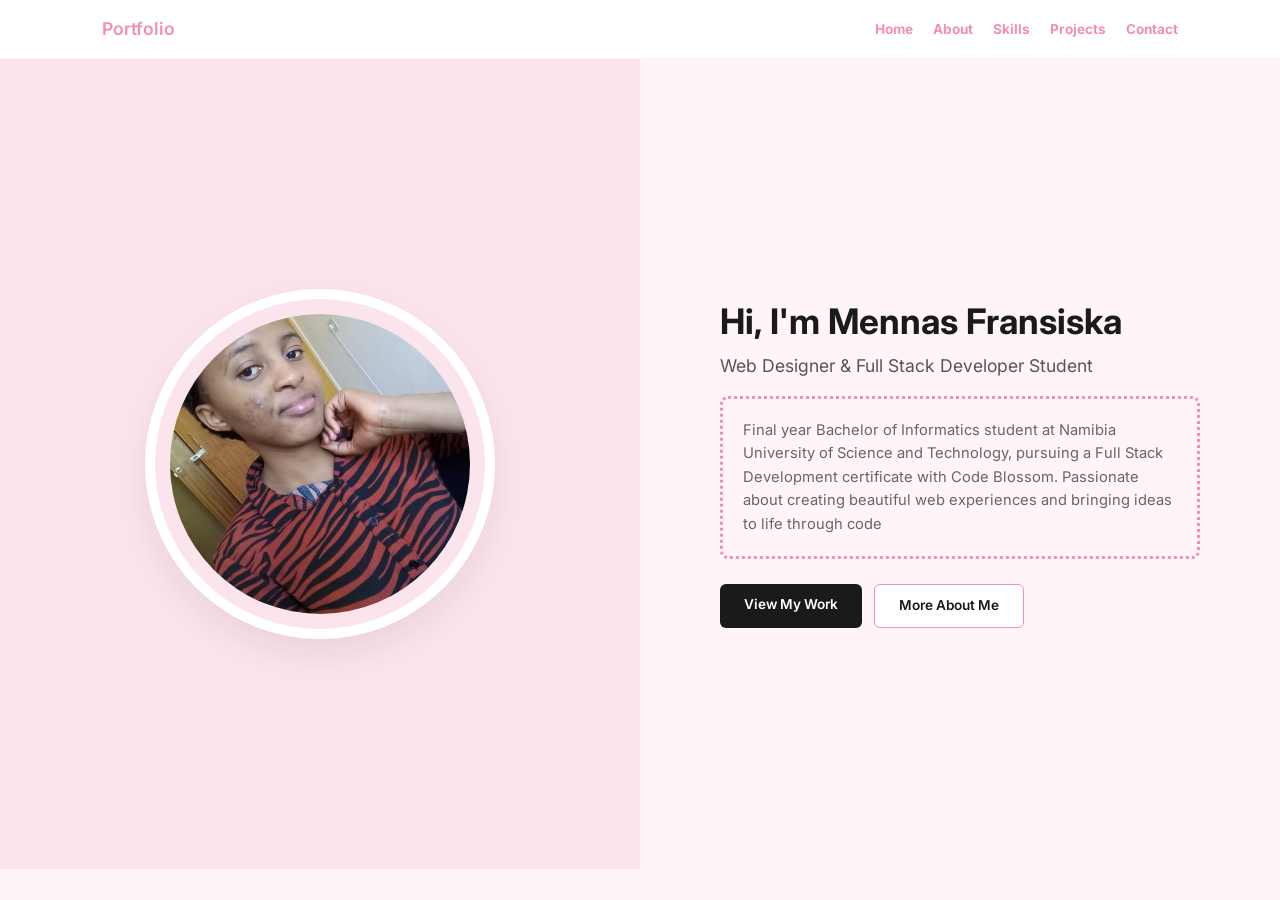
<file: index.html>
<!DOCTYPE html>
<html lang="en">
<head>
    <meta charset="UTF-8">
    <meta name="viewport" content="width=device-width, initial-scale=1.0">
    <title>Mennas Fransiska | Portfolio</title>
    <link href="https://fonts.googleapis.com/css2?family=Inter:wght@300;400;600&display=swap" rel="stylesheet">
    <link rel="stylesheet" href="style.css">
</head>
<body>

    <nav>
        <div class="logo">Portfolio</div>
        <ul>
            <li><a href="index.html" style="font-weight: bold; color: #f48fb1;">Home</a></li>
            <li><a href="about.html" style="font-weight: bold; color: #f48fb1;">About</a></li>
            <li><a href="skills.html" style="font-weight: bold; color: #f48fb1;">Skills</a></li>
            <li><a href="projects.html" style="font-weight: bold; color: #f48fb1;">Projects</a></li>
            <li><a href="contact.html" style="font-weight: bold; color: #f48fb1;">Contact</a></li>
        </ul>
    </nav>

    <header class="hero-split">
        <div class="hero-left">
            <div class="image-container">
                <img src="homephoto.jpg" alt="Mennas Fransiska" class="profile-circle">
            </div>
        </div>
        <div class="hero-right">
            <div class="hero-content">
                <h1>Hi, I'm Mennas Fransiska</h1>
                <h2>Web Designer & Full Stack Developer Student</h2>
                <p class="description dotted-spec">
                    Final year Bachelor of Informatics student at Namibia University of Science and Technology, pursuing a Full Stack Development certificate with Code Blossom. Passionate about creating beautiful web experiences and bringing ideas to life through code
                </p>
                <div class="hero-btns">
                    <a href="projects.html" class="btn btn-dark">View My Work</a>
                    <a href="about.html" class="btn btn-white">More About Me</a>
                </div>
            </div>
        </div>
    </header>

</body>
</html>
</file>
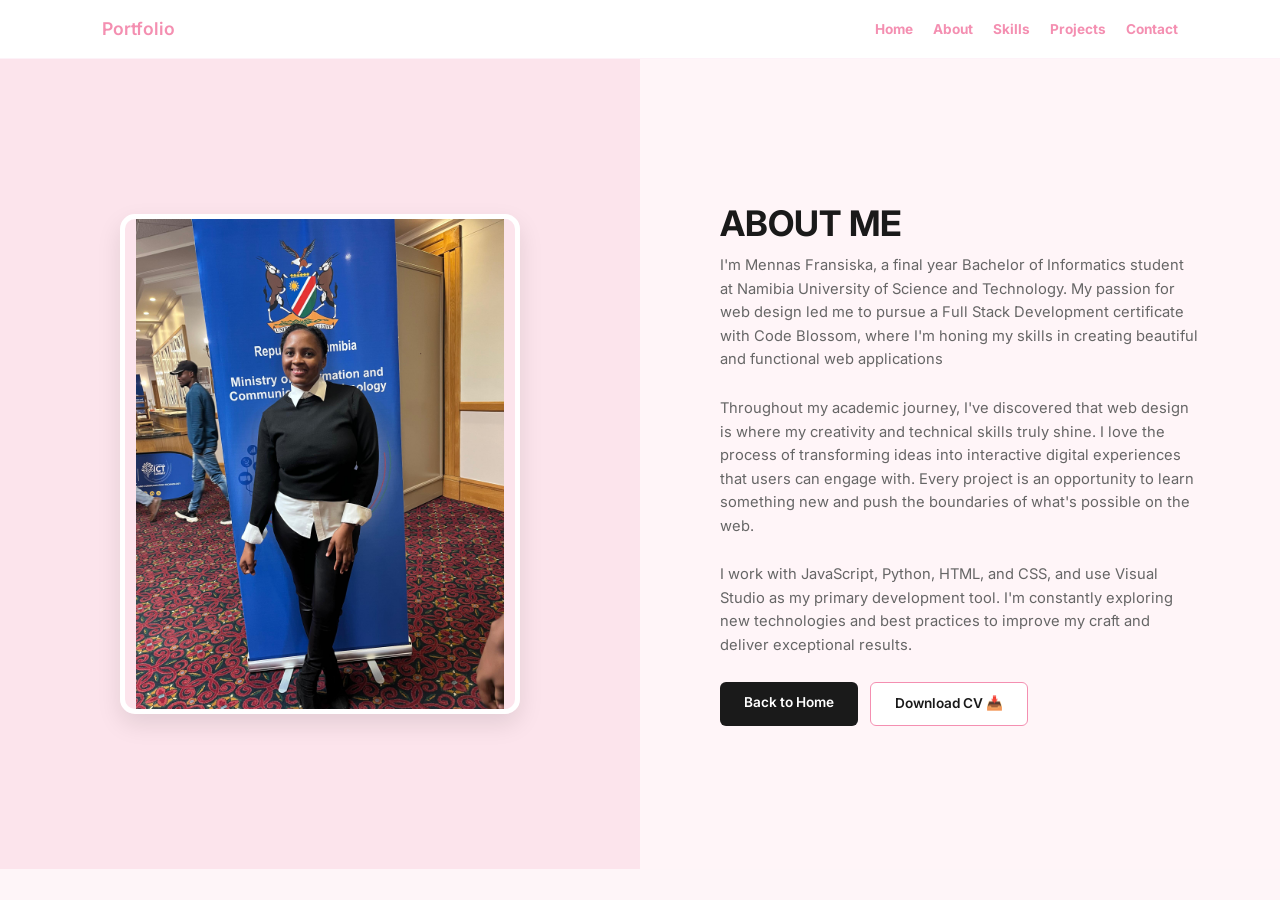
<file: about.html>
<!DOCTYPE html>
<html lang="en">
<head>
    <meta charset="UTF-8">
    <meta name="viewport" content="width=device-width, initial-scale=1.0">
    <title>About | Mennas Fransiska</title>
    <link href="https://fonts.googleapis.com/css2?family=Inter:wght@300;400;600&display=swap" rel="stylesheet">
    <link rel="stylesheet" href="style.css">
</head>
<body>

    <nav>
        <div class="logo">Portfolio</div>
        <ul>
            <li><a href="index.html" style="font-weight: bold; color: #f48fb1;">Home</a></li>
            <li><a href="about.html" style="font-weight: bold; color: #f48fb1;">About</a></li>
            <li><a href="skills.html" style="font-weight: bold; color: #f48fb1;">Skills</a></li>
            <li><a href="projects.html" style="font-weight: bold; color: #f48fb1;">Projects</a></li>
            <li><a href="contact.html" style="font-weight: bold; color: #f48fb1;">Contact</a></li>
        </ul>
    </nav>

    <section class="hero-split">
        <div class="hero-left">
    <div class="image-container">
        <img src="aboutphoto.jpg" alt="About Mennas" class="full-picture">
    </div>
</div>
        <div class="hero-right">
            <div class="hero-content">
                <h1>ABOUT ME</h1>
                <p class="description">
                    I'm Mennas Fransiska, a final year Bachelor of Informatics student at Namibia University of Science 
                     and Technology. My passion for web design led me to pursue a Full Stack Development certificate with Code Blossom,
                     where I'm honing my skills in creating beautiful and functional web applications
                </p>
                <p class="description">
                    Throughout my academic journey, I've discovered that web design is where my creativity and technical skills truly shine. I love the process of transforming ideas into interactive digital experiences that users can engage with. Every project is an opportunity to learn something new and push the boundaries of what's possible on the web.
                </p>
                <p class="description">
                    I work with JavaScript, Python, HTML, and CSS, and use Visual Studio as my primary development tool. I'm constantly exploring new technologies and best practices to improve my craft and deliver exceptional results.
                </p>
                <div class="hero-btns">
    <a href="index.html" class="btn btn-dark">Back to Home</a>
    
    <a href="Mennas_Fransiska_CV.pdf" download class="btn btn-white">
        Download CV 📥
    </a>
</div>
            </div>
        </div>
    </header>

</body>
</html>
</file>
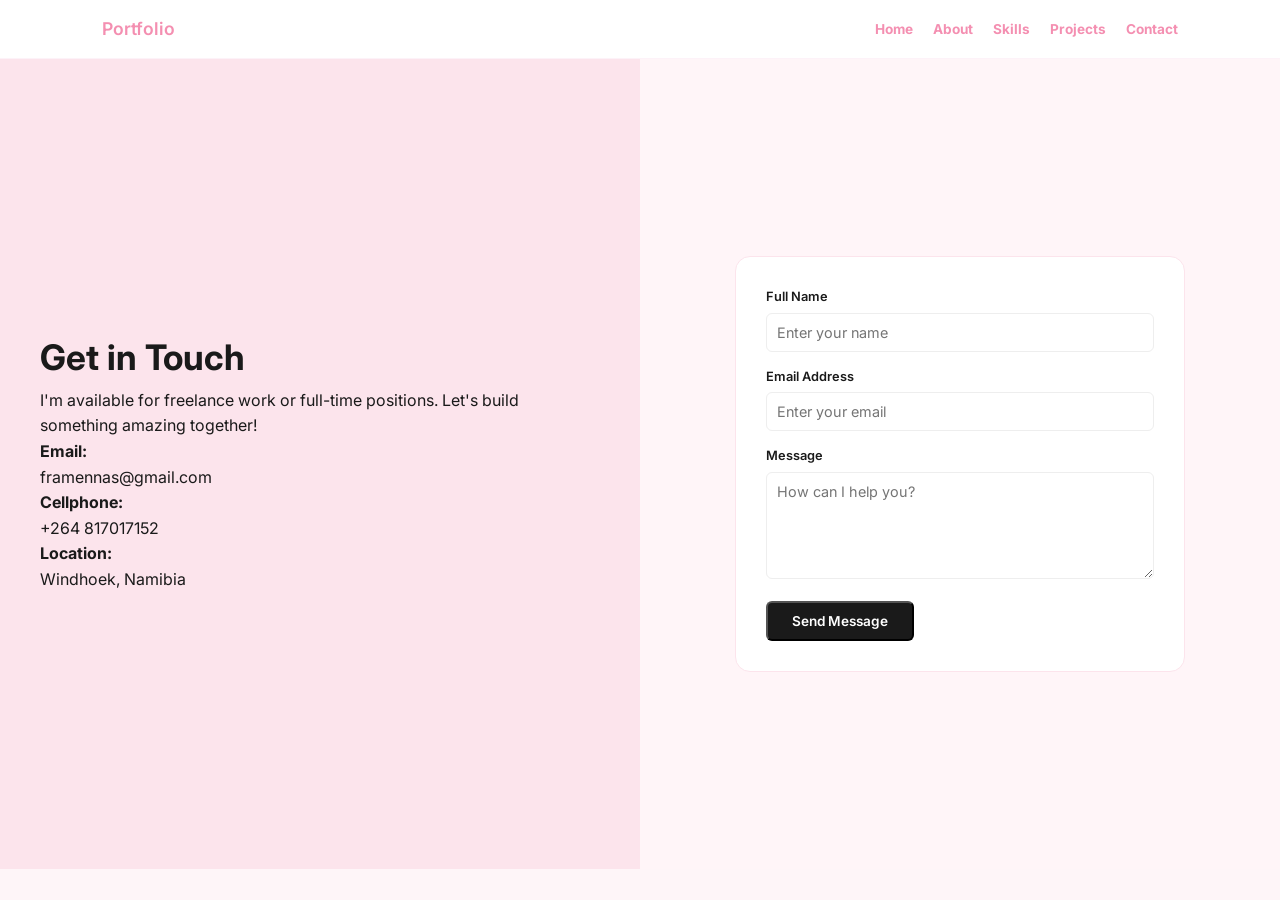
<file: contact.html>
<!DOCTYPE html>
<html lang="en">
<head>
    <meta charset="UTF-8">
    <meta name="viewport" content="width=device-width, initial-scale=1.0">
    <title>Contact | Mennas Fransiska</title>
    <link href="https://fonts.googleapis.com/css2?family=Inter:wght@300;400;600&display=swap" rel="stylesheet">
    <link rel="stylesheet" href="style.css">
</head>
<body>

    <nav>
        <div class="logo">Portfolio</div>
        <ul>
            <li><a href="index.html" style="font-weight: bold; color: #f48fb1;">Home</a></li>
            <li><a href="about.html" style="font-weight: bold; color: #f48fb1;">About</a></li>
            <li><a href="skills.html" style="font-weight: bold; color: #f48fb1;">Skills</a></li>
            <li><a href="projects.html" style="font-weight: bold; color: #f48fb1;">Projects</a></li>
            <li><a href="contact.html" style="font-weight: bold; color: #f48fb1;">Contact</a></li>
        </ul>
    </nav>
    <header class="hero-split">
        <div class="hero-left">
            <div class="contact-info">
                <h1>Get in Touch</h1>
                <p>I'm available for freelance work or full-time positions. Let's build something amazing together!</p>
                
                <div class="contact-details">
                    <div class="detail-item">
                        <strong>Email:</strong>
                        <p>framennas@gmail.com</p>
                    </div>
                    <div class="detail-item">
                        <strong>Cellphone:</strong>
                        <p>+264 817017152</p> </div>
                    <div class="detail-item">
                        <strong>Location:</strong>
                        <p>Windhoek, Namibia</p>
                    </div>
                </div>
            </div>
        </div>

        <div class="hero-right">
            <form action="https://formspree.io/f/xwvnqdop" method="POST" class="contact-form">
                <div class="form-group">
                    <label>Full Name</label>
                    <input type="text" name="name" placeholder="Enter your name" required>
                </div>

                <div class="form-group">
                    <label>Email Address</label>
                    <input type="email" name="_replyto" placeholder="Enter your email" required>
                </div>

                <div class="form-group">
                    <label>Message</label>
                    <textarea name="message" rows="5" placeholder="How can I help you?" required></textarea>
                </div>

                <button type="submit" class="btn btn-dark w-100">Send Message</button>
            </form>
        </div>
    </header>

</body>
</html>
</file>
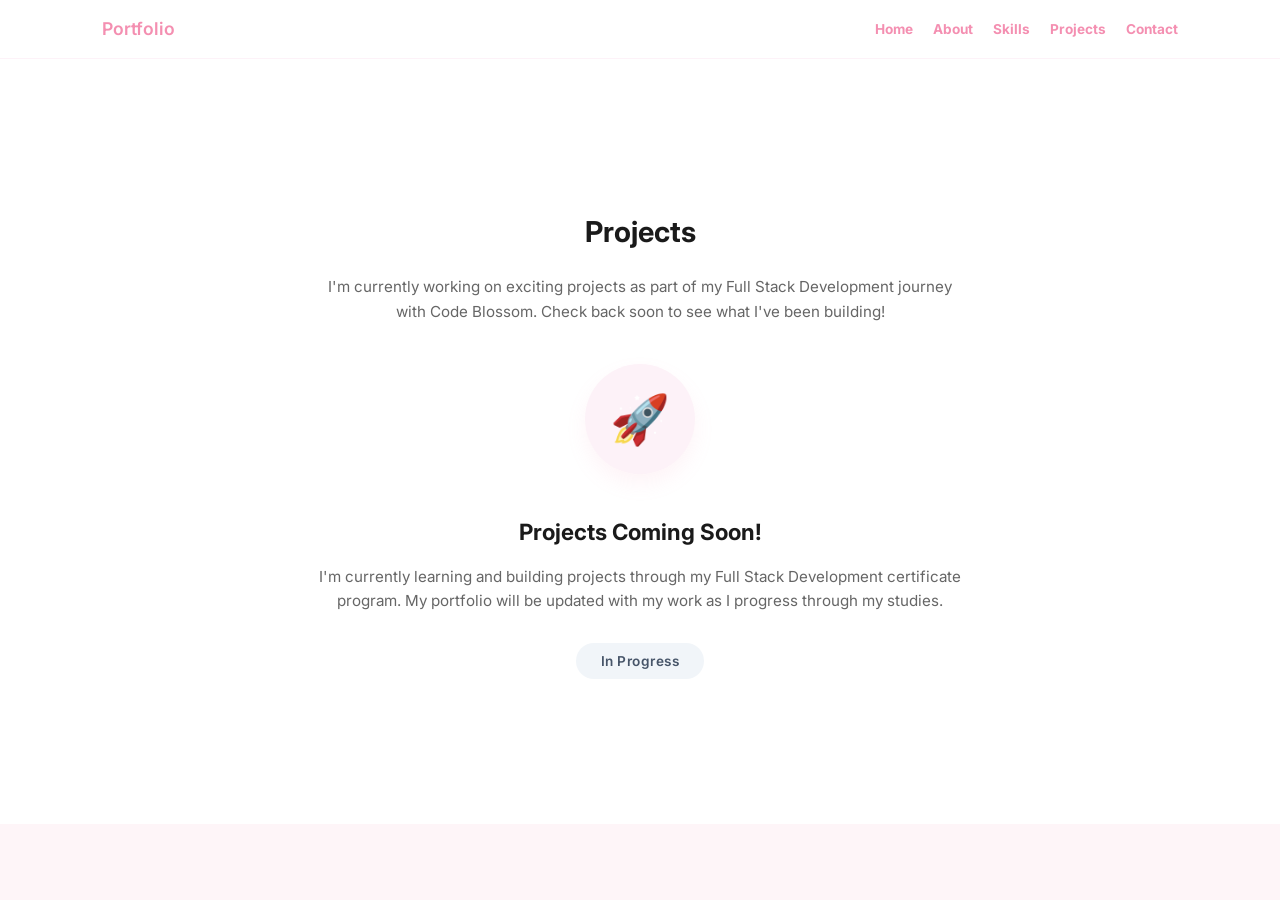
<file: projects.html>
<!DOCTYPE html>
<html lang="en">
<head>
    <meta charset="UTF-8">
    <meta name="viewport" content="width=device-width, initial-scale=1.0">
    <title>Projects | Mennas Fransiska</title>
    <link href="https://fonts.googleapis.com/css2?family=Inter:wght@300;400;600&display=swap" rel="stylesheet">
    <link rel="stylesheet" href="style.css">
</head>
<body>

    <nav>
        <div class="logo">Portfolio</div>
        <ul>
            <li><a href="index.html" style="font-weight: bold; color: #f48fb1;">Home</a></li>
            <li><a href="about.html" style="font-weight: bold; color: #f48fb1;">About</a></li>
            <li><a href="skills.html" style="font-weight: bold; color: #f48fb1;">Skills</a></li>
            <li><a href="projects.html" style="font-weight: bold; color: #f48fb1;">Projects</a></li>
            <li><a href="contact.html" style="font-weight: bold; color: #f48fb1;">Contact</a></li>
        </ul>
    </nav>

    <main class="projects-container">
        <section class="projects-placeholder">
            <div class="placeholder-content">
                <h2>Projects</h2>
                <p class="top-description">
                    I'm currently working on exciting projects as part of my Full Stack Development journey with Code Blossom. 
                    Check back soon to see what I've been building!
                </p>
                
                <div class="rocket-circle">
                    <span class="rocket-emoji">🚀</span>
                </div>

                <h3>Projects Coming Soon!</h3>
                <p class="bottom-description">
                    I'm currently learning and building projects through my Full Stack Development certificate program. 
                    My portfolio will be updated with my work as I progress through my studies.
                </p>
                
                <div class="status-container">
                    <span class="status-badge">In Progress</span>
                </div>
            </div>
        </section>
    </main>

</body>
</html>
</file>
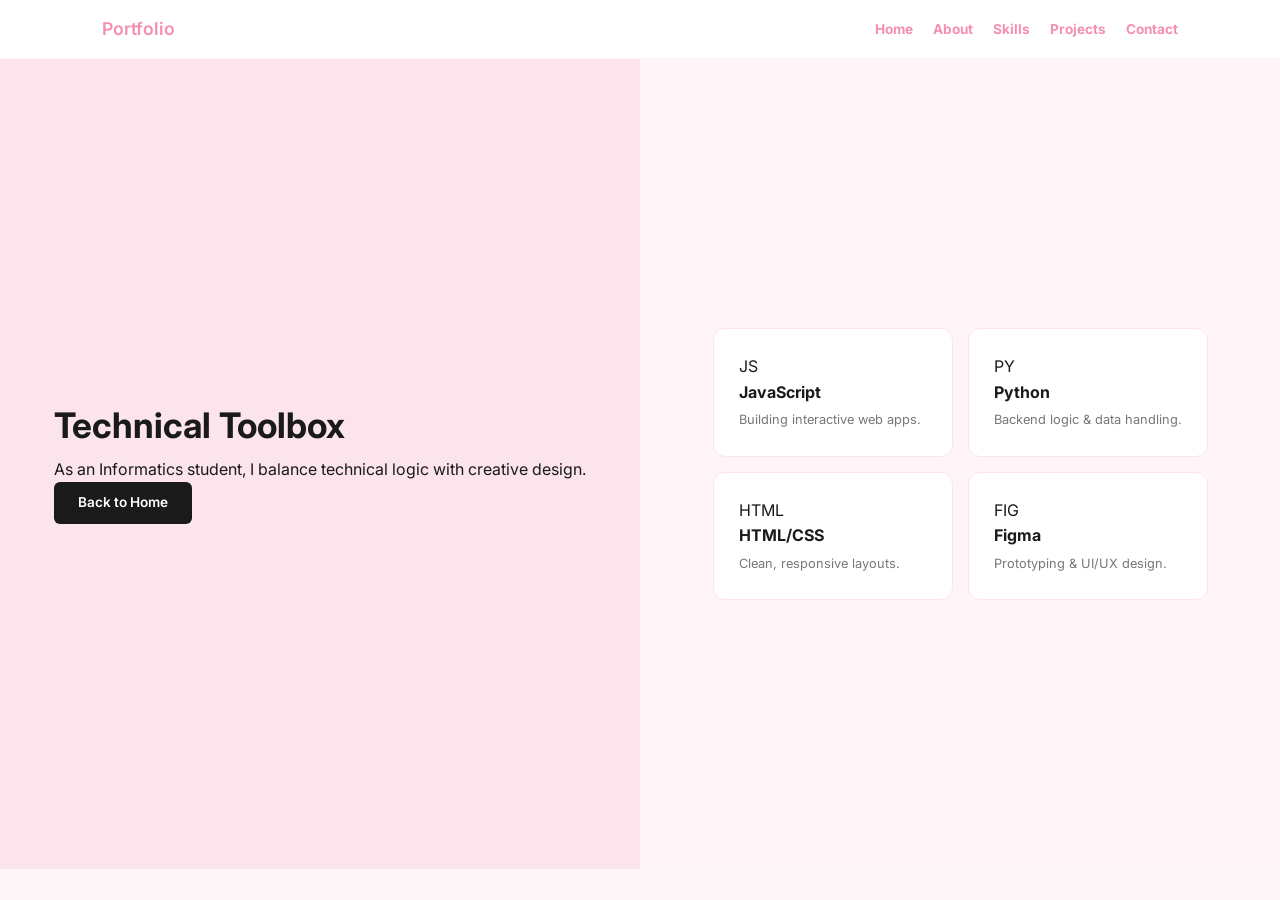
<file: skills.html>
<!DOCTYPE html>
<html lang="en">
<head>
    <meta charset="UTF-8">
    <meta name="viewport" content="width=device-width, initial-scale=1.0">
    <title>Skills | Mennas Fransiska</title>
    <link href="https://fonts.googleapis.com/css2?family=Inter:wght@300;400;600&display=swap" rel="stylesheet">
    <link rel="stylesheet" href="style.css">
</head>
<body>

   <nav>
        <div class="logo">Portfolio</div>
        <ul>
            <li><a href="index.html" style="font-weight: bold; color: #f48fb1;">Home</a></li>
            <li><a href="about.html" style="font-weight: bold; color: #f48fb1;">About</a></li>
            <li><a href="skills.html" style="font-weight: bold; color: #f48fb1;">Skills</a></li>
            <li><a href="projects.html" style="font-weight: bold; color: #f48fb1;">Projects</a></li>
            <li><a href="contact.html" style="font-weight: bold; color: #f48fb1;">Contact</a></li>
        </ul>
    </nav>

    <header class="hero-split">
        <div class="hero-left">
            <div class="skills-intro">
                <h1>Technical Toolbox</h1>
                <p>As an Informatics student, I balance technical logic with creative design.</p>
                <div class="hero-btns">
                    <a href="index.html" class="btn btn-dark">Back to Home</a>
                </div>
            </div>
        </div>
        <div class="hero-right">
            <div class="skills-grid">
                <div class="skill-card">
                    <div class="skill-icon">JS</div>
                    <h3>JavaScript</h3>
                    <p>Building interactive web apps.</p>
                </div>
                <div class="skill-card">
                    <div class="skill-icon">PY</div>
                    <h3>Python</h3>
                    <p>Backend logic & data handling.</p>
                </div>
                <div class="skill-card">
                    <div class="skill-icon">HTML</div>
                    <h3>HTML/CSS</h3>
                    <p>Clean, responsive layouts.</p>
                </div>
                <div class="skill-card">
                    <div class="skill-icon">FIG</div>
                    <h3>Figma</h3>
                    <p>Prototyping & UI/UX design.</p>
                </div>
            </div>
        </div>
    </header>

</body>
</html>
</file>
<file: style.css>
/* --- 1. GENERAL SETUP --- */
* {
    margin: 0;
    padding: 0;
    box-sizing: border-box;
    font-family: 'Inter', sans-serif;
}

html {
    scroll-behavior: smooth;
}

body {
    background-color: #fef5f8;
    color: #1a1a1a;
    line-height: 1.6;
}

/* --- 2. NAVIGATION --- */
nav {
    display: flex;
    justify-content: space-between;
    padding: 15px 8%;
    background: #fff;
    align-items: center;
    position: sticky;
    top: 0;
    z-index: 1000;
    border-bottom: 1px solid #fdf2f8;
}

.logo {
    font-weight: 600;
    font-size: 1.1rem;
    color: #f48fb1;
}

nav ul {
    display: flex;
    list-style: none;
    gap: 20px;
}

nav ul li a {
    text-decoration: none;
    color: #444;
    font-weight: 500;
    font-size: 0.85rem; /* Smaller font for elegance */
    transition: 0.3s;
}

nav ul li a:hover {
    color: #f48fb1;
}

/* --- 3. HERO SPLIT LAYOUT --- */
.hero-split {
    display: grid;
    grid-template-columns: 1fr 1fr;
    min-height: 90vh;
}

/* Left Side - Soft Pink */
.hero-left {
    background-color: #fce4ec; 
    display: flex;
    justify-content: center;
    align-items: center;
    padding: 40px;
}

/* Right Side - Light Pink */
.hero-right {
    background-color: #fff5f8;
    display: flex;
    justify-content: center;
    align-items: center;
    padding: 40px 10%;
}

/* --- 4. IMAGES --- */
.image-container {
    width: 350px; /* Reduced from 400px */
    height: 350px;
}

.profile-circle {
    width: 100%;
    height: 100%;
    border-radius: 50%;
    object-fit: cover;
    border: 10px solid white;
    box-shadow: 0 15px 35px rgba(0,0,0,0.08);
    margin: 25px;
    padding: 15px;
}

.about-image img {
    width: 100%;
    max-width: 400px;
    border-radius: 15px;
    box-shadow: 0 10px 30px rgba(0,0,0,0.05);
}

/* --- 5. TYPOGRAPHY (SCALED DOWN) --- */
.hero-content h1, .about-text h3, .projects-intro h1, .skills-intro h1, .contact-info h1 {
    font-size: 2.2rem; /* Reduced for a cleaner look */
    margin-bottom: 10px;
    color: #1a1a1a;
    line-height: 1.2;
}

.hero-content h2 {
    font-size: 1.1rem;
    font-weight: 400;
    color: #555;
    margin-bottom: 15px;
}

.description, .about-text p {
    font-size: 0.92rem;
    color: #666;
    line-height: 1.6;
    margin-bottom: 25px;
    max-width: 480px;
}

.dotted-spec {
    border: 3px dotted #f48fb1;
    padding: 20px;
    border-radius: 8px;
}

/* --- 6. BUTTONS --- */
.hero-btns {
    display: flex;
    gap: 12px;
}

.btn {
    padding: 10px 24px;
    text-decoration: none;
    border-radius: 6px;
    font-weight: 600;
    font-size: 0.85rem;
    transition: 0.3s ease;
    display: inline-block;
}

.btn-dark {
    background: #1a1a1a;
    color: #fff;
}

.btn-white {
    background: #fff;
    color: #1a1a1a;
    border: 1px solid #e2e8f0;
}

.btn:hover {
    transform: translateY(-2px);
    box-shadow: 0 5px 15px rgba(0,0,0,0.1);
}

/* --- 7. SKILLS & PROJECTS CARDS --- */
.skills-grid {
    display: grid;
    grid-template-columns: 1fr 1fr;
    gap: 15px;
}

.skill-card, .project-card {
    background: white;
    padding: 25px;
    border-radius: 12px;
    border: 1px solid #fce4ec;
    transition: 0.3s;
}

.skill-card h3, .project-card h3 {
    font-size: 1rem;
    margin-bottom: 5px;
}

.skill-card p, .project-card p {
    font-size: 0.8rem;
    color: #777;
}

/* --- 8. CONTACT FORM --- */
.contact-form {
    background: white;
    padding: 30px;
    border-radius: 15px;
    width: 100%;
    max-width: 450px;
    border: 1px solid #fce4ec;
}

.form-group {
    margin-bottom: 15px;
}

.form-group label {
    font-size: 0.8rem;
    font-weight: 600;
    margin-bottom: 5px;
    display: block;
}

.form-group input, .form-group textarea {
    width: 100%;
    padding: 10px;
    border: 1px solid #eee;
    border-radius: 6px;
    font-size: 0.9rem;
}

/* --- 9. MOBILE RESPONSIVENESS --- */
@media (max-width: 900px) {
    .hero-split {
        grid-template-columns: 1fr;
    }
    
    .hero-left, .hero-right {
        padding: 40px 5%;
    }

    .image-container {
        width: 280px;
        height: 280px;
    }

    .hero-content h1 {
        font-size: 1.8rem;
    }
    
    nav ul {
        gap: 10px;
    }
    
    nav ul li a {
        font-size: 0.75rem;
    }
}
/* Styling to show the full picture on the About page */
.full-picture {
    width: 100%;
    height: auto; /* Allows the height to grow based on the photo's shape */
    max-height: 500px; /* Prevents the photo from becoming too huge */
    border-radius: 15px; /* Adds a slight professional rounding to the corners */
    object-fit: contain; /* Ensures the entire image is visible inside the container */
    border: 5px solid white;
    box-shadow: 0 10px 25px rgba(0,0,0,0.1);
}

/* Adjusting the container for the full picture */
.image-container {
    width: 100%;
    max-width: 400px; /* Limits the width so it stays elegant */
    display: flex;
    justify-content: center;
    align-items: center;
}
/* --- PROJECTS PAGE (FIGMA STYLE) --- */

.projects-container {
    display: flex;
    justify-content: center;
    align-items: center;
    min-height: 85vh;
    padding: 60px 20px;
    background-color: #fff;
    text-align: center;
}

.placeholder-content {
    max-width: 650px;
}

.placeholder-content h2 {
    font-size: 1.8rem;
    margin-bottom: 20px;
    color: #1a1a1a;
}

.top-description, .bottom-description {
    color: #666;
    font-size: 0.95rem;
    line-height: 1.6;
    margin: 0 auto;
}

.rocket-circle {
    width: 110px;
    height: 110px;
    background: #fdf2f8; /* Soft pink glow background */
    border-radius: 50%;
    display: flex;
    justify-content: center;
    align-items: center;
    margin: 40px auto;
    box-shadow: 0 10px 20px rgba(244, 143, 177, 0.1);
}

.rocket-emoji {
    font-size: 3rem;
}

.placeholder-content h3 {
    font-size: 1.4rem;
    margin-bottom: 15px;
    color: #1a1a1a;
}

.status-container {
    margin-top: 35px;
}

.status-badge {
    background: #f1f5f9; /* Light grey/blue background */
    color: #475569;
    padding: 10px 25px;
    border-radius: 25px;
    font-size: 0.85rem;
    font-weight: 600;
    letter-spacing: 0.5px;
}
.btn-white {
    background: #fff;
    color: #1a1a1a;
    border: 1px solid #f48fb1; /* A pink border to match your theme */
}

.btn-white:hover {
    background: #fdf2f8; /* Very light pink background on hover */
    border-color: #f48fb1;
    transform: translateY(-3px);
    box-shadow: 0 5px 15px rgba(244, 143, 177, 0.2);
}
</file>
